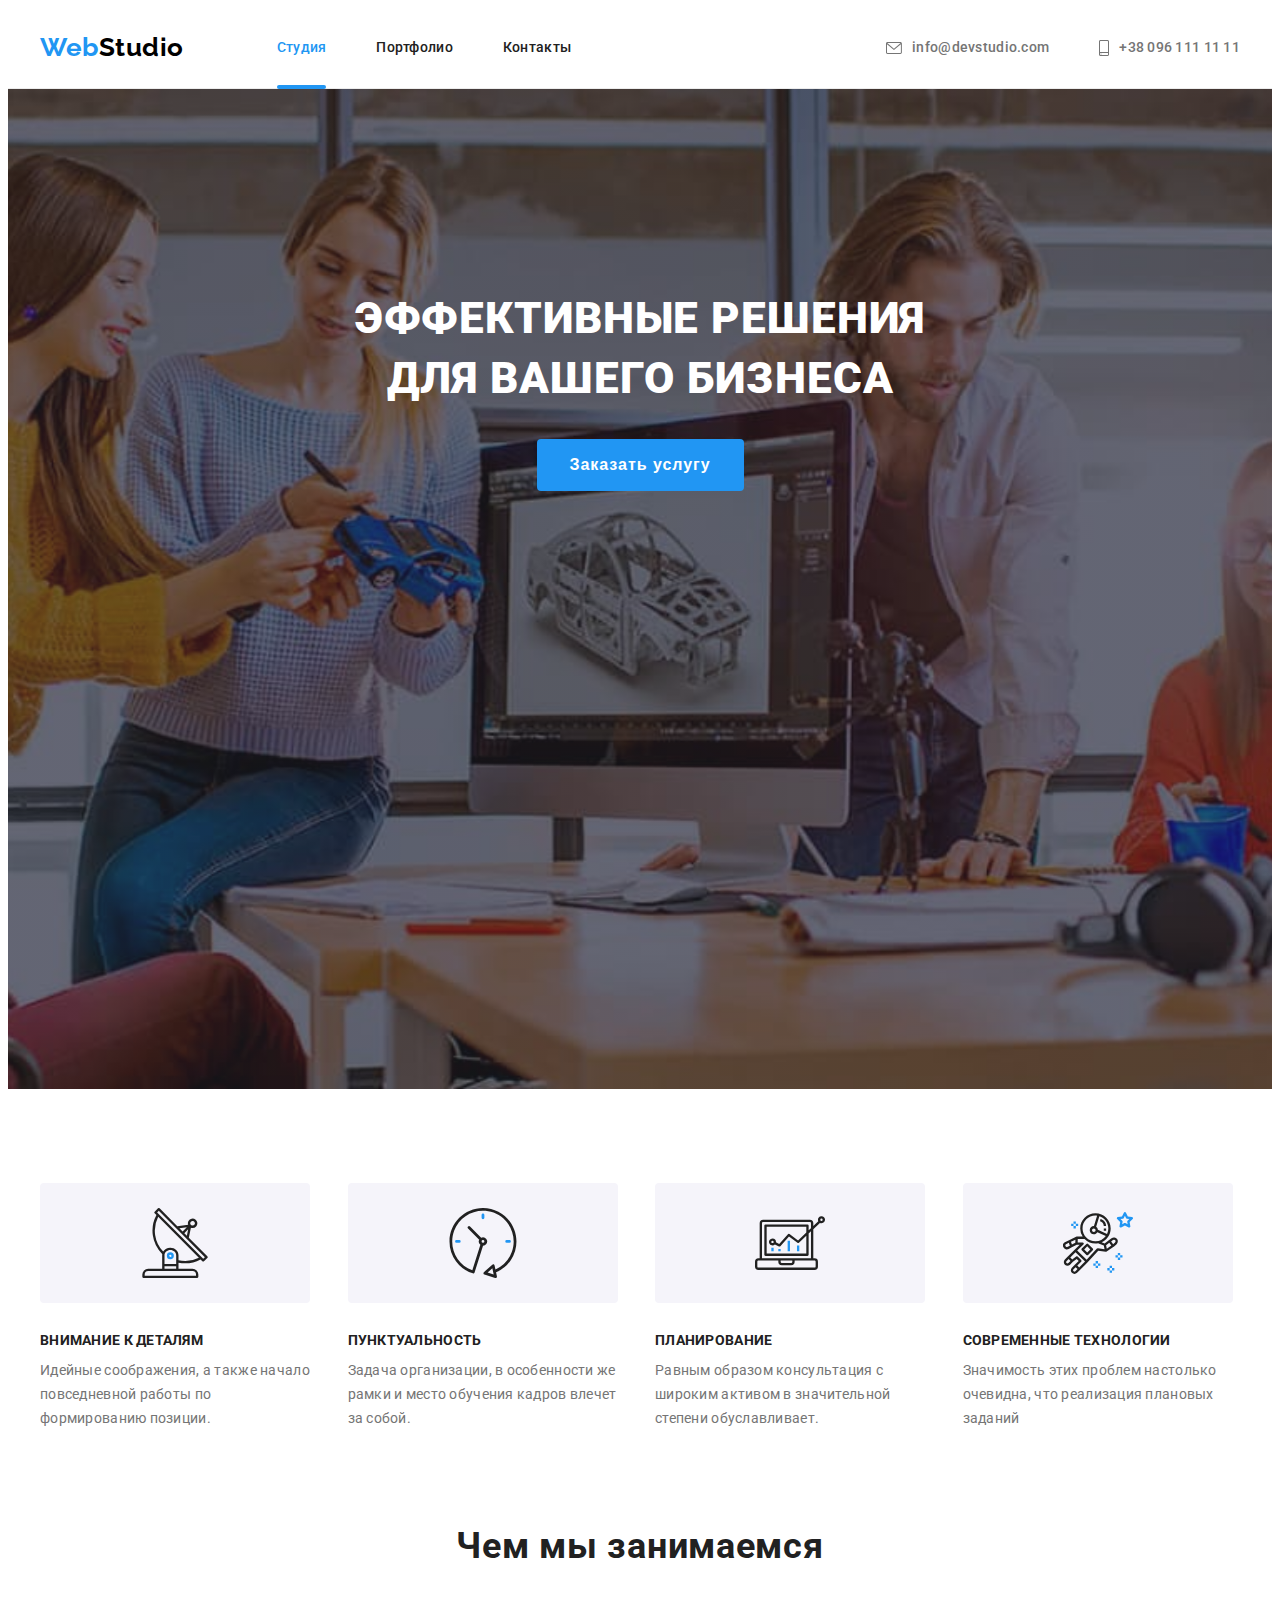
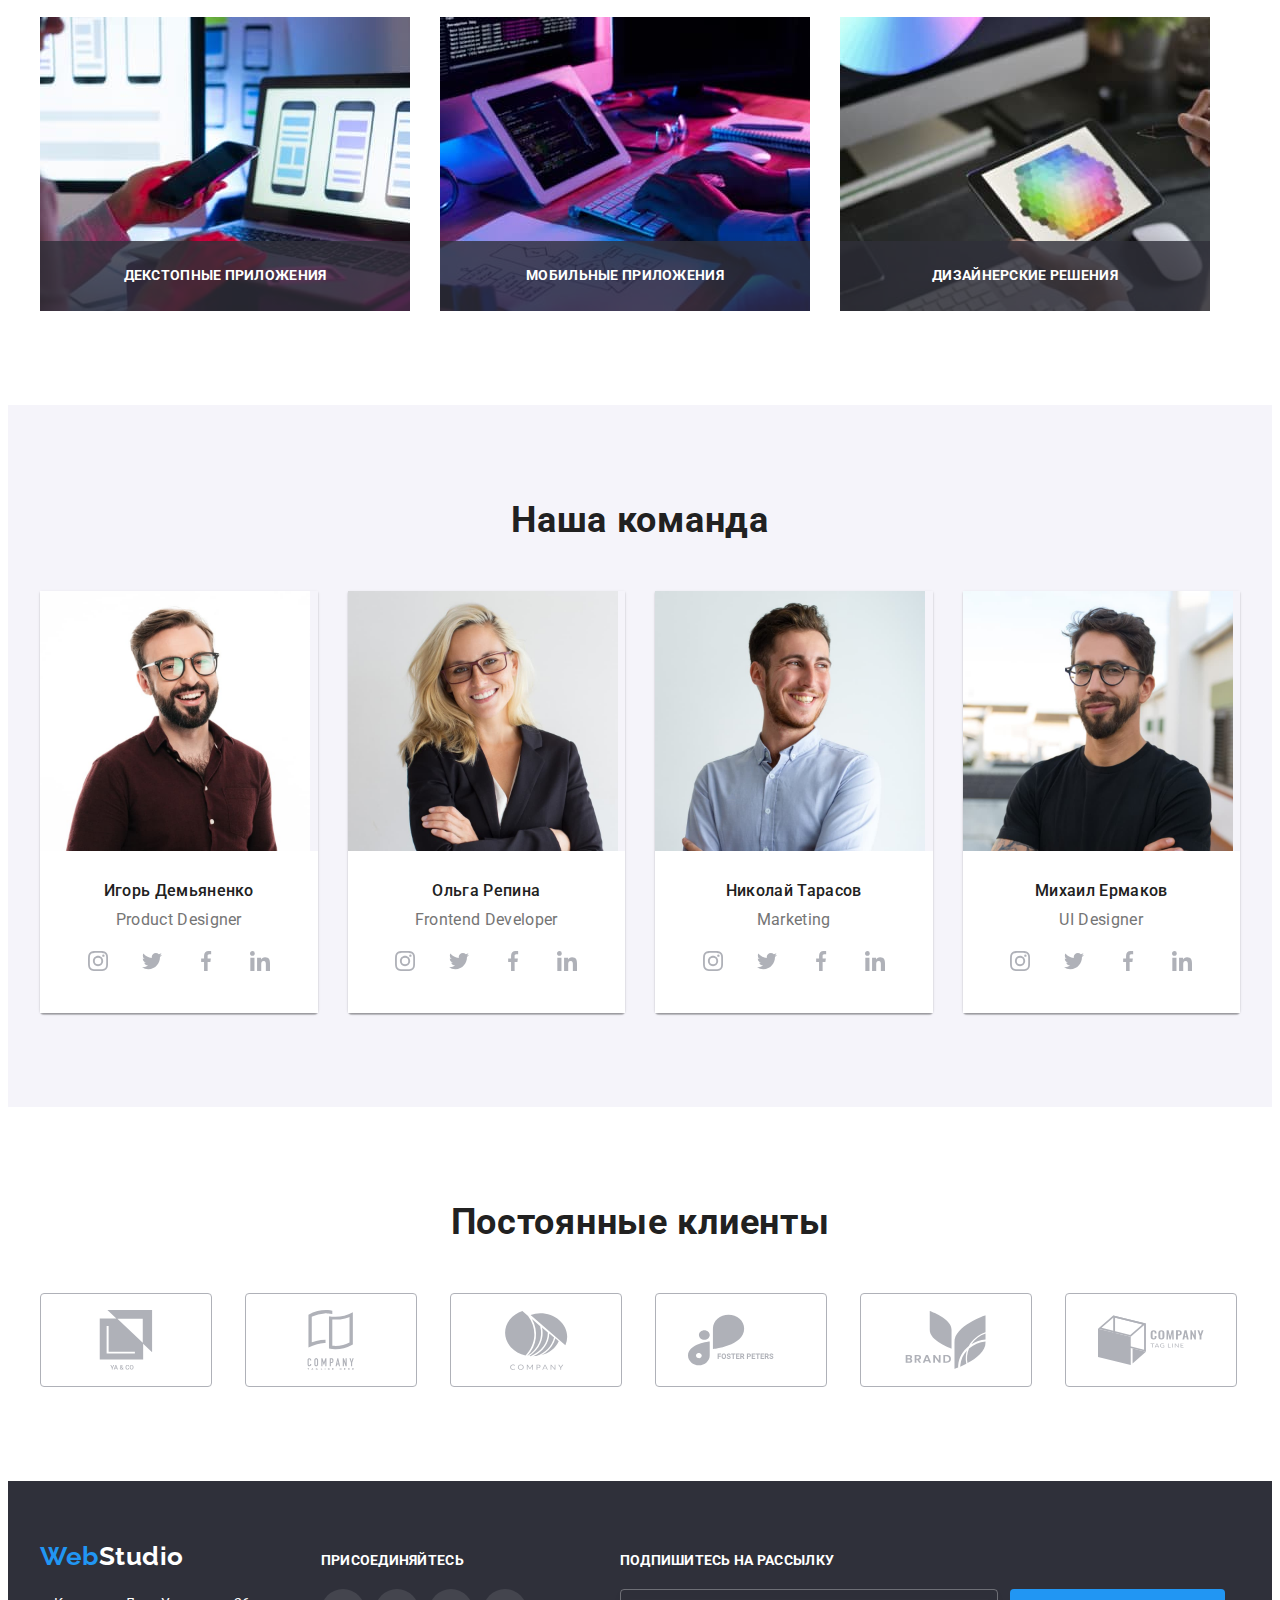
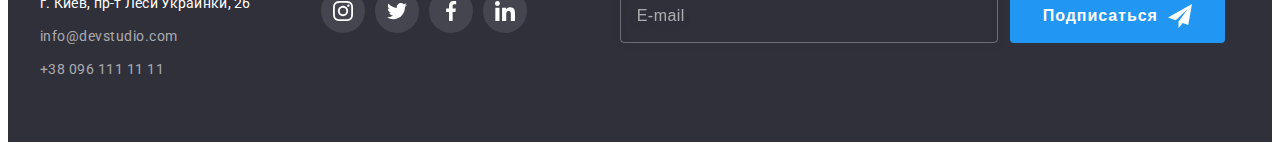
<file: index.html>
<!DOCTYPE html>
<html lang="ru">
  <head>
    <meta charset="UTF-8" />
    <meta http-equiv="X-UA-Compatible" content="IE=edge" />
    <meta name="viewport" content="width=device-width, initial-scale=1.0" />
    <title>WebStudio</title>
    <link rel="preconnect" href="https://fonts.gstatic.com" />
    <link
      href="https://fonts.googleapis.com/css2?family=Raleway:wght@400;500;700&family=Roboto:wght@300;400;500;700;900&display=swap"
      rel="stylesheet"
    />
    <link
      rel="stylesheet"
      href="https://cdnjs.cloudflare.com/ajax/libs/modern-normalize/1.1.0/modern-normalize.min.css"
      integrity="sha512-wpPYUAdjBVSE4KJnH1VR1HeZfpl1ub8YT/NKx4PuQ5NmX2tKuGu6U/JRp5y+Y8XG2tV+wKQpNHVUX03MfMFn9Q=="
      crossorigin="anonymous"
      referrerpolicy="no-referrer"
    />
    <link rel="stylesheet" href="./css/main.min.css" />
  </head>
  <body>
    <!-- ========Header======== -->

    <header class="header">
      <div class="header__line container">
        <nav class="header__nav">
          <a lang="en" class="logo__header link" href="./"
            ><span class="logo__accent">Web</span>Studio</a
          >
          <ul class="menu__list list">
            <li class="menu__item">
              <a class="menu__link link current" href="./index.html">Студия</a>
            </li>
            <li class="menu__item">
              <a class="menu__link link" href="./portfolio.html">Портфолио</a>
            </li>
            <li class="menu__item">
              <a class="menu__link link" href="">Контакты</a>
            </li>
          </ul>
        </nav>
        <ul class="header-contacts__list list">
          <li class="header-contacts__item">
            <a class="header-contacts__link link" href="mailto:info@devstudio.com">
              <svg class="header-contacts__svg" width="16px" height="12px">
                <use href="./images/sprite.svg#icon-envelope"></use>
              </svg>
              info@devstudio.com</a
            >
          </li>
          <li class="header-contacts__item">
            <a class="header-contacts__link link" href="tel:+380961111111">
              <svg class="header-contacts__svg" width="10px" height="16px">
                <use href="./images/sprite.svg#icon-smartphone"></use>
              </svg>
              +38 096 111 11 11</a
            >
          </li>
        </ul>
      </div>
    </header>

    <!-- =========Hero======== -->

    <main>
      <section class="hero">
        <div class="container">
          <h1 class="hero__title">Эффективные решения <br />для вашего бизнеса</h1>
          <button class="button" type="button" data-modal-open>Заказать услугу</button>
        </div>
      </section>

      <!-- ========Features======== -->

      <section class="section">
        <div class="container">
          <h2 class="visually-hidden">Принципы работы студии</h2>
          <ul class="page__grid list">
            <li class="features__item">
              <div class="features__image">
                <svg width="70px" height="70px">
                  <use href="./images/sprite.svg#icon-antenna"></use>
                </svg>
              </div>
              <h3 class="features__title page__title">Внимание к деталям</h3>
              <p class="features__desc">
                Идейные соображения, а также начало повседневной работы по формированию позиции.
              </p>
            </li>
            <li class="features__item">
              <div class="features__image">
                <svg width="70px" height="70px">
                  <use href="./images/sprite.svg#icon-clock"></use>
                </svg>
              </div>
              <h3 class="features__title page__title">Пунктуальность</h3>
              <p class="features__desc">
                Задача организации, в особенности же рамки и место обучения кадров влечет за собой.
              </p>
            </li>
            <li class="features__item">
              <div class="features__image">
                <svg width="70px" height="70px">
                  <use href="./images/sprite.svg#icon-diagram"></use>
                </svg>
              </div>
              <h3 class="features__title page__title">Планирование</h3>
              <p class="features__desc">
                Равным образом консультация с широким активом в значительной степени обуславливает.
              </p>
            </li>
            <li class="features__item">
              <div class="features__image">
                <svg width="70px" height="70px">
                  <use href="./images/sprite.svg#icon-astronaut"></use>
                </svg>
              </div>
              <h3 class="features__title page__title">Современные технологии</h3>
              <p class="features__desc">
                Значимость этих проблем настолько очевидна, что реализация плановых заданий
              </p>
            </li>
          </ul>
        </div>
      </section>
      <!-- ========Services======== -->
      <section class="section-box">
        <div class="container">
          <h2 class="subtitle">Чем мы занимаемся</h2>
          <ul class="services__list list">
            <li class="services__item">
              <div class="services__card">
                <img
                  src="./images/page1/img1.jpg"
                  alt="разработка декстопного приложения"
                  width="370"
                  height="294"
                />
                <p class="page__title services__desc">Декстопные приложения</p>
              </div>
            </li>
            <li class="services__item">
              <div class="services__card">
                <img
                  src="./images/page1/img2.jpg"
                  alt="разработка мобильного приложения"
                  width="370"
                  height="294"
                />
                <h3 class="page__title services__desc">Мобильные приложения</h3>
              </div>
            </li>
            <li class="services__item">
              <div class="services__card">
                <img
                  src="./images/page1/img3.jpg"
                  alt="разработка приложения для планшета"
                  width="370"
                  height="294"
                />
                <h3 class="page__title services__desc">Дизайнерские решения</h3>
              </div>
            </li>
          </ul>
        </div>
      </section>

      <!-- ========Team======== -->

      <section class="team section">
        <div class="container">
          <h2 class="subtitle">Наша команда</h2>
          <ul class="page__grid list">
            <li class="team__item">
              <img src="./images/page1/face1.jpg" alt="Игорь Демьяненко" width="270" height="260" />
              <div class="team-card">
                <h3 class="team-card__name">Игорь Демьяненко</h3>
                <p class="team-card__profession">Product Designer</p>
                <ul class="social__list list">
                  <li class="social__item">
                    <a class="social__link link" href="">
                      <svg class="social__svg" width="20px" height="20px">
                        <use href="./images/sprite.svg#icon-instagram"></use>
                      </svg>
                    </a>
                  </li>
                  <li class="social__item">
                    <a class="social__link link" href="">
                      <svg class="social__svg" width="20px" height="20px">
                        <use href="./images/sprite.svg#icon-twitter"></use>
                      </svg>
                    </a>
                  </li>
                  <li class="social__item">
                    <a class="social__link link" href="">
                      <svg class="social__svg" width="20px" height="20px">
                        <use href="./images/sprite.svg#icon-facebook"></use>
                      </svg>
                    </a>
                  </li>
                  <li class="social__item">
                    <a class="social__link link" href="">
                      <svg class="social__svg" width="20px" height="20px">
                        <use href="./images/sprite.svg#icon-linkedin"></use>
                      </svg>
                    </a>
                  </li>
                </ul>
              </div>
            </li>
            <li class="team__item">
              <img src="./images/page1/face2.jpg" alt="Ольга Репина" width="270" height="260" />
              <div class="team-card">
                <h3 class="team-card__name">Ольга Репина</h3>
                <p class="team-card__profession">Frontend Developer</p>
                <ul class="social__list list">
                  <li class="social__item">
                    <a class="social__link link" href="">
                      <svg class="team-sosial-svg" width="20px" height="20px">
                        <use href="./images/sprite.svg#icon-instagram"></use>
                      </svg>
                    </a>
                  </li>
                  <li class="social__item">
                    <a class="social__link link" href="">
                      <svg class="social__svg" width="20px" height="20px">
                        <use href="./images/sprite.svg#icon-twitter"></use>
                      </svg>
                    </a>
                  </li>
                  <li class="social__item">
                    <a class="social__link link" href="">
                      <svg class="social__svg" width="20px" height="20px">
                        <use href="./images/sprite.svg#icon-facebook"></use>
                      </svg>
                    </a>
                  </li>
                  <li class="social__item">
                    <a class="social__link link" href="">
                      <svg class="social__svg" width="20px" height="20px">
                        <use href="./images/sprite.svg#icon-linkedin"></use>
                      </svg>
                    </a>
                  </li>
                </ul>
              </div>
            </li>
            <li class="team__item">
              <img src="./images/page1/face3.jpg" alt="Николай Тарасов" width="270" height="260" />
              <div class="team-card">
                <h3 class="team-card__name">Николай Тарасов</h3>
                <p class="team-card__profession">Marketing</p>
                <ul class="social__list list">
                  <li class="social__item">
                    <a class="social__link link" href="">
                      <svg class="social__svg" width="20px" height="20px">
                        <use href="./images/sprite.svg#icon-instagram"></use>
                      </svg>
                    </a>
                  </li>
                  <li class="social__item">
                    <a class="social__link link" href="">
                      <svg class="social__svg" width="20px" height="20px">
                        <use href="./images/sprite.svg#icon-twitter"></use>
                      </svg>
                    </a>
                  </li>
                  <li class="social__item">
                    <a class="social__link link" href="">
                      <svg class="social__svg" width="20px" height="20px">
                        <use href="./images/sprite.svg#icon-facebook"></use>
                      </svg>
                    </a>
                  </li>
                  <li class="social__item">
                    <a class="social__link link" href="">
                      <svg class="social__svg" width="20px" height="20px">
                        <use href="./images/sprite.svg#icon-linkedin"></use>
                      </svg>
                    </a>
                  </li>
                </ul>
              </div>
            </li>
            <li class="team__item">
              <img src="./images/page1/face4.jpg" alt="Михаил Ермаков" width="270" height="260" />
              <div class="team-card">
                <h3 class="team-card__name">Михаил Ермаков</h3>
                <p class="team-card__profession">UI Designer</p>
                <ul class="social__list list">
                  <li class="social__item">
                    <a class="social__link link" href="">
                      <svg class="social__svg" width="20px" height="20px">
                        <use href="./images/sprite.svg#icon-instagram"></use>
                      </svg>
                    </a>
                  </li>
                  <li class="social__item">
                    <a class="social__link link" href="">
                      <svg class="social__svg" width="20px" height="20px">
                        <use href="./images/sprite.svg#icon-twitter"></use>
                      </svg>
                    </a>
                  </li>
                  <li class="social__item">
                    <a class="social__link link" href="">
                      <svg class="social__svg" width="20px" height="20px">
                        <use href="./images/sprite.svg#icon-facebook"></use>
                      </svg>
                    </a>
                  </li>
                  <li class="social__item">
                    <a class="social__link link" href="">
                      <svg class="social__svg" width="20px" height="20px">
                        <use href="./images/sprite.svg#icon-linkedin"></use>
                      </svg>
                    </a>
                  </li>
                </ul>
              </div>
            </li>
          </ul>
        </div>
      </section>

      <!-- =======Clients====== -->

      <section class="section">
        <div class="container">
          <h2 class="subtitle">Постоянные клиенты</h2>
          <ul class="page__grid list">
            <li class="clients__item">
              <a class="clients__link link" href="">
                <svg class="clients__svg">
                  <use href="./images/sprite.svg#icon-client1"></use>
                </svg>
              </a>
            </li>
            <li class="clients__item">
              <a class="clients__link link" href="">
                <svg class="clients__svg">
                  <use href="./images/sprite.svg#icon-client2"></use>
                </svg>
              </a>
            </li>
            <li class="clients__item">
              <a class="clients__link link" href="">
                <svg class="clients__svg">
                  <use href="./images/sprite.svg#icon-client3"></use>
                </svg>
              </a>
            </li>
            <li class="clients__item">
              <a class="clients__link link" href="">
                <svg class="clients__svg">
                  <use href="./images/sprite.svg#icon-client4"></use>
                </svg>
              </a>
            </li>
            <li class="clients__item">
              <a class="clients__link link" href="">
                <svg class="clients__svg">
                  <use href="./images/sprite.svg#icon-client5"></use>
                </svg>
              </a>
            </li>
            <li class="clients__item">
              <a class="clients__link link" href="">
                <svg class="clients__svg">
                  <use href="./images/sprite.svg#icon-client6"></use>
                </svg>
              </a>
            </li>
          </ul>
        </div>
      </section>
    </main>

    <!-- ========Footer======== -->

    <footer class="footer">
      <div class="footer__line container">
        <div class="">
          <a lang="en" class="logo__footer link" href="/"
            ><span class="logo__accent">Web</span>Studio</a
          >
          <address class="footer-address list">г. Киев, пр-т Леси Украинки, 26</address>
          <ul class="footer-contact__list list">
            <li class="footer-contact__item">
              <a class="footer-contact__link link" href="malito:info@devstudio.com"
                >info@devstudio.com</a
              >
            </li>
            <li class="footer-contact__item">
              <a class="footer-contact__link link" href="tel:+380961111111">+38 096 111 11 11</a>
            </li>
          </ul>
        </div>
        <div class="footer-social-contacts">
          <h3 class="page__title social__title--white">Присоединяйтесь</h3>
          <ul class="social__list list">
            <li class="social__item social__item--white">
              <a class="social__link link social__link--white" href="">
                <svg class="social__svg" width="20px" height="20px">
                  <use href="./images/sprite.svg#icon-instagram"></use>
                </svg>
              </a>
            </li>
            <li class="social__item social__item--white">
              <a class="social__link link social__link--white" href="">
                <svg class="sosial__svg" width="20px" height="20px">
                  <use href="./images/sprite.svg#icon-twitter"></use>
                </svg>
              </a>
            </li>
            <li class="social__item social__item--white">
              <a class="social__link link social__link--white" href="">
                <svg class="social__svg" width="20px" height="20px">
                  <use href="./images/sprite.svg#icon-facebook"></use>
                </svg>
              </a>
            </li>
            <li class="social__item social__item--white">
              <a class="social__link link social__link--white" href="">
                <svg class="social__svg" width="20px" height="20px">
                  <use href="./images/sprite.svg#icon-linkedin"></use>
                </svg>
              </a>
            </li>
          </ul>
        </div>

        <div class="footer__signup">
          <h3 class="page__title social__title--white">Подпишитесь на рассылку</h3>
          <form class="footer-form" name="form-singup" autocomplete="on">
            <label class="footer-form__lable">
              <input class="footer-form__input" type="email" name="email" placeholder="E-mail" />
            </label>
            <button class="button__footer button" type="submit">
              Подписаться
              <svg class="button__footer--svg" width="24px" height="24px">
                <use href="./images/sprite.svg#icon-send"></use>
              </svg>
            </button>
          </form>
        </div>
      </div>
    </footer>

    <!-- =======Backdrop======== -->

    <div class="backdrop is-hidden" data-modal>
      <div class="modal">
        <button class="modal__close" type="button" data-modal-close>
          <svg width="18" height="18">
            <use href="./images/sprite.svg#icon-close"></use>
          </svg>
        </button>
        <form class="form">
          <p class="form__title">Оставьте свои данные, мы вам перезвоним</p>
          <div class="modal-form">
            <label class="modal-form__lable">
              Имя
              <input class="modal-form__input" type="text" name="name" placeholder=" " required />
              <svg class="modal-form__input--svg" width="18px" height="18px">
                <use href="./images/sprite.svg#icon-person-modal"></use>
              </svg>
            </label>
          </div>
          <div class="modal-form">
            <label class="modal-form__lable">
              Телефон
              <input class="modal-form__input" type="number" name="tel" placeholder=" " required />
              <svg class="modal-form__input--svg" width="18px" height="18px">
                <use href="./images/sprite.svg#icon-phone-modal"></use>
              </svg>
            </label>
          </div>
          <div class="modal-form">
            <label class="modal-form__lable">
              Почта
              <input class="modal-form__input" type="email" name="email" placeholder=" " required />
              <svg class="modal-form__input--svg" width="18px" height="18px">
                <use href="./images/sprite.svg#icon-email-modal"></use>
              </svg>
            </label>
          </div>
          <div class="modal-form">
            <label class="modal-form__lable modal-form__textarea">
              Комментарий
              <textarea
                class="modal-form__comment modal-form__input"
                name="comment"
                rows="5"
                placeholder="Введите текст"
              ></textarea>
            </label>
          </div>
          <div class="modal-form">
            <label class="modal-form__checkbox">
              <input
                class="checkbox"
                type="checkbox"
                name="topic"
                value="checked"
                checked
                required
              />
              <span class="checkbox__icon"></span>
              <!-- <svg class="icon-checkbox">
                <use href="./images/sprite.svg#icon-vector"></use>
              </svg> -->

              <span
                >Соглашаюсь с рассылкой и принимаю
                <a class="checkbox__link" href="#">Условия договора</a></span
              >
            </label>
          </div>

          <button class="button__form button" type="submit">Отправить</button>
        </form>
      </div>
    </div>

    <script src="./js/modal.js"></script>
  </body>
</html>
</file>
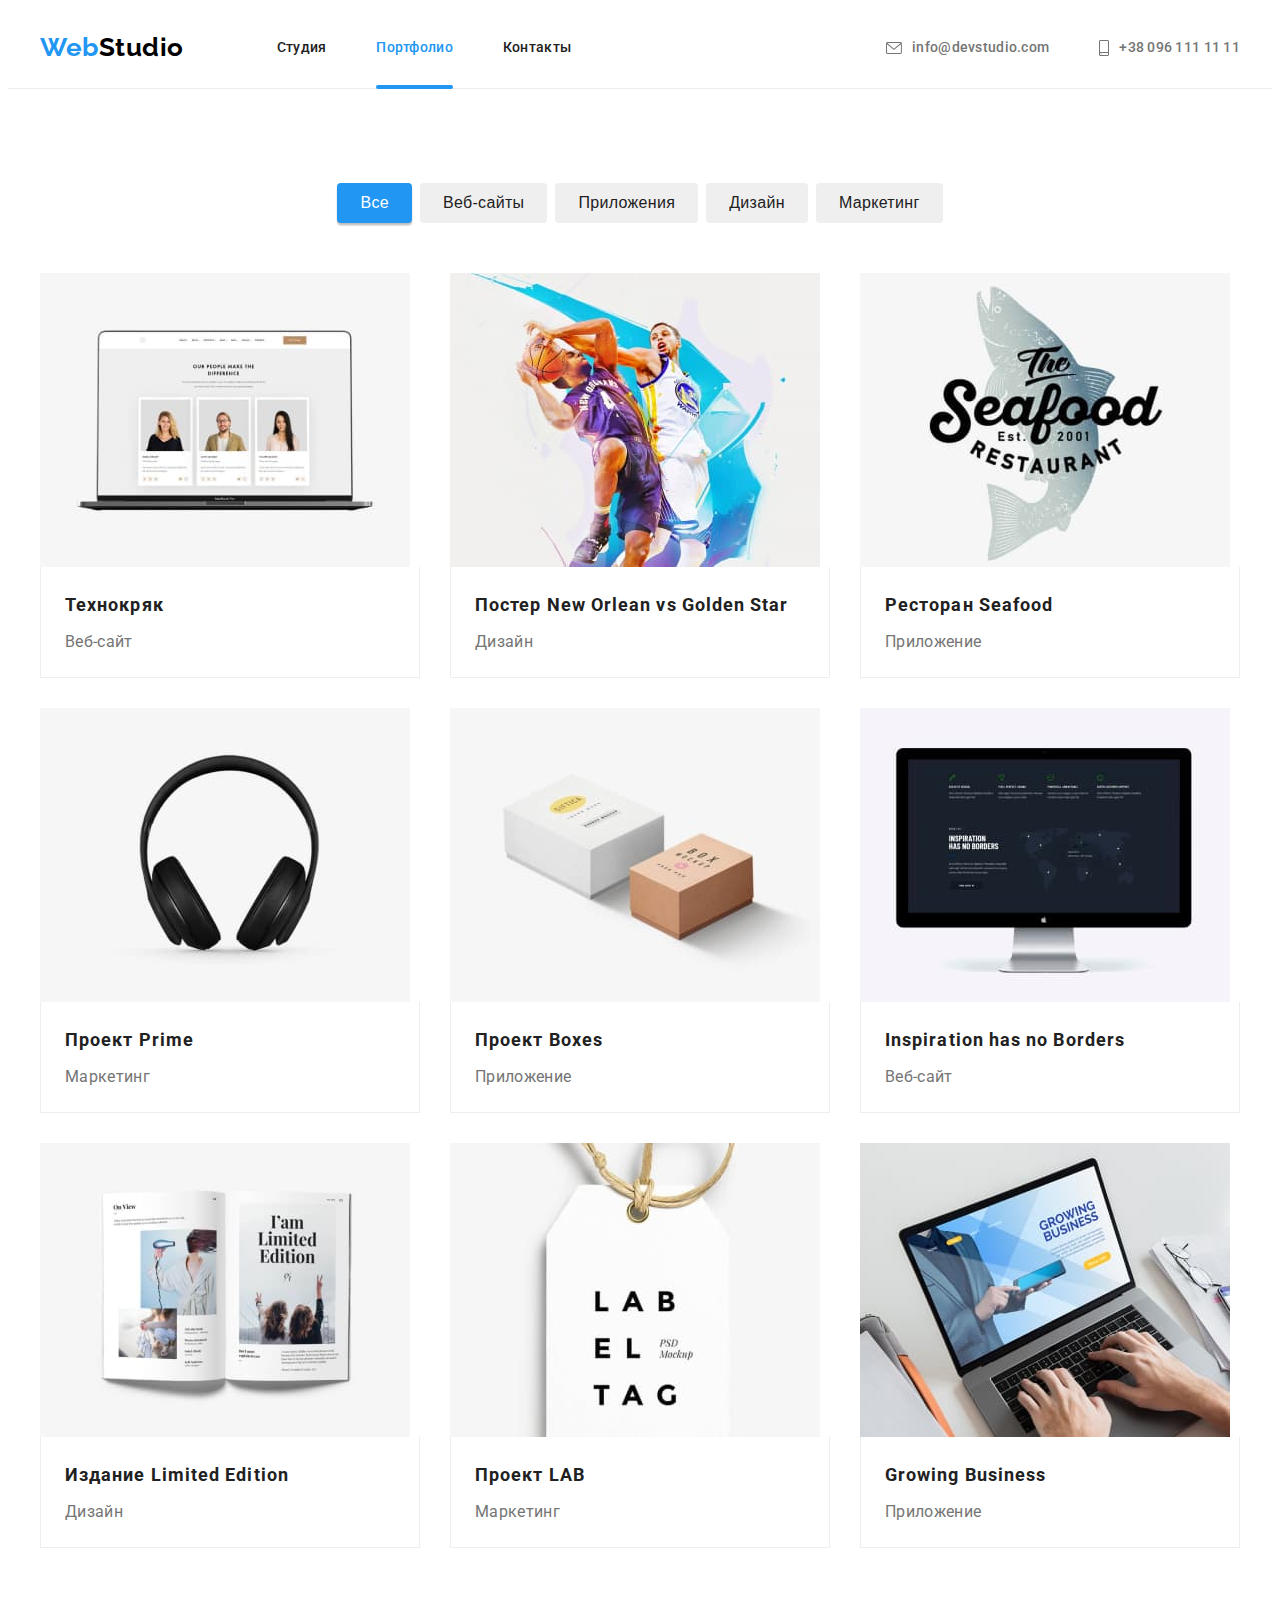
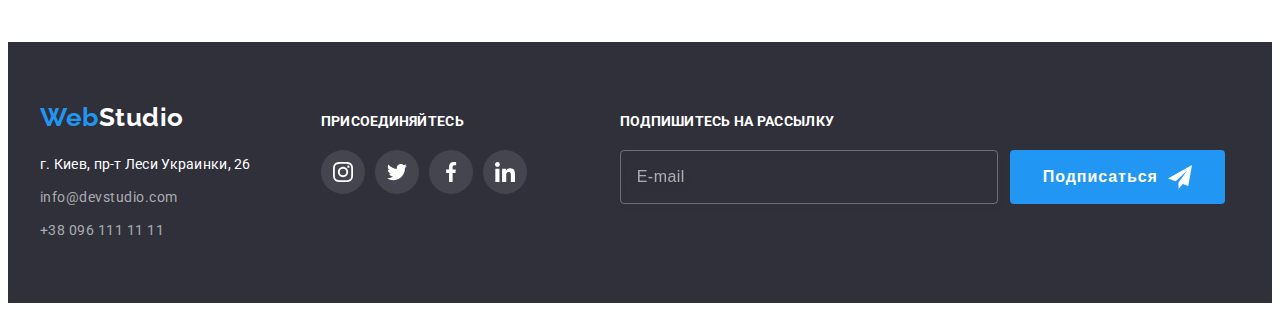
<file: portfolio.html>
<!DOCTYPE html>
<html lang="ru">
  <head>
    <meta charset="UTF-8" />
    <meta http-equiv="X-UA-Compatible" content="IE=edge" />
    <meta name="viewport" content="width=device-width, initial-scale=1.0" />
    <title>WebStudio</title>
    <link rel="preconnect" href="https://fonts.gstatic.com" />
    <link
      href="https://fonts.googleapis.com/css2?family=Raleway:wght@400;500;700&family=Roboto:wght@300;400;500;700;900&display=swap"
      rel="stylesheet"
    />
    <link
      rel="stylesheet"
      href="https://cdnjs.cloudflare.com/ajax/libs/modern-normalize/1.1.0/modern-normalize.min.css"
      integrity="sha512-wpPYUAdjBVSE4KJnH1VR1HeZfpl1ub8YT/NKx4PuQ5NmX2tKuGu6U/JRp5y+Y8XG2tV+wKQpNHVUX03MfMFn9Q=="
      crossorigin="anonymous"
      referrerpolicy="no-referrer"
    />
    <link rel="stylesheet" href="./css/main.min.css" />
  </head>
  <body>
    <!-- =======Header====== -->

    <header class="header">
      <div class="header__line container">
        <nav class="header__nav">
          <a lang="en" class="logo__header link" href="./"
            ><span class="logo__accent">Web</span>Studio</a
          >
          <ul class="menu__list list">
            <li class="menu__item">
              <a class="menu__link link" href="./index.html">Студия</a>
            </li>
            <li class="menu__item">
              <a class="menu__link link current" href="./portfolio.html">Портфолио</a>
            </li>
            <li class="menu__item">
              <a class="menu__link link" href="">Контакты</a>
            </li>
          </ul>
        </nav>
        <ul class="header-contacts__list list">
          <li class="header-contacts__item">
            <a class="header-contacts__link link" href="mailto:info@devstudio.com">
              <svg class="header-contacts__svg" width="16px" height="12px">
                <use href="./images/sprite.svg#icon-envelope"></use>
              </svg>
              info@devstudio.com</a
            >
          </li>
          <li class="header-contacts__item">
            <a class="header-contacts__link link" href="tel:+380961111111">
              <svg class="header-contacts__svg" width="10px" height="16px">
                <use href="./images/sprite.svg#icon-smartphone"></use>
              </svg>
              +38 096 111 11 11</a
            >
          </li>
        </ul>
      </div>
    </header>

    <!-- =======Filter======= -->

    <main>
      <section class="section">
        <h1 class="visually-hidden">Наше портфолио</h1>
        <div class="container">
          <h2 class="visually-hidden">Фильтр</h2>
          <ul class="filter-menu list">
            <li class="filter-menu__item">
              <button class="filter-menu__btn current" type="button">Все</button>
            </li>

            <li class="filter-menu__item">
              <button class="filter-menu__btn" type="button">Веб-сайты</button>
            </li>

            <li class="filter-menu__item">
              <button class="filter-menu__btn" type="button">Приложения</button>
            </li>

            <li class="filter-menu__item">
              <button class="filter-menu__btn" type="button">Дизайн</button>
            </li>

            <li class="filter-menu__item">
              <button class="filter-menu__btn" type="button">Маркетинг</button>
            </li>
          </ul>

          <!-- =======Projects====== -->

          <ul class="page__grid list">
            <li class="projects__item">
              <a class="projects__link link" href="">
                <div class="projects-overlay">
                  <img
                    class="projects-img"
                    src="./images//portfo/portf1.jpg"
                    alt="Открытый ноутбук"
                    width="370"
                    height="294"
                  />
                  <p class="projects-overlay__text">
                    Технокряк это современная площадка распространения коронавируса. Компании
                    используют эту площадку для цифрового шпионажа и атак на защищённые сервера
                    конкурентов.
                  </p>
                </div>
                <div class="card">
                  <h3 class="card__title">Технокряк</h3>
                  <p class="card__desc">Веб-сайт</p>
                </div>
              </a>
            </li>

            <li class="projects__item">
              <a class="projects__link link" href="">
                <div class="projects-overlay">
                  <img
                    class="projects-img"
                    src="./images//portfo/portf2.jpg"
                    alt="Два баскетболиста"
                    width="370"
                    height="294"
                  />
                  <p class="projects-overlay__text">
                    Технокряк это современная площадка распространения коронавируса. Компании
                    используют эту площадку для цифрового шпионажа и атак на защищённые сервера
                    конкурентов.
                  </p>
                </div>
                <div class="card">
                  <h3 class="card__title">
                    Постер <span lang="en">New Orlean vs Golden Star</span>
                  </h3>
                  <p class="card__desc">Дизайн</p>
                </div>
              </a>
            </li>

            <li class="projects__item">
              <a class="projects__link link" href="">
                <div class="projects-overlay">
                  <img
                    class="projects-img"
                    src="./images//portfo/portf3.jpg"
                    alt="Логотип рыбного ресторана"
                    width="370"
                    height="294"
                  />
                  <p class="projects-overlay__text">
                    Технокряк это современная площадка распространения коронавируса. Компании
                    используют эту площадку для цифрового шпионажа и атак на защищённые сервера
                    конкурентов.
                  </p>
                </div>
                <div class="card">
                  <h3 class="card__title">Ресторан <span lang="en">Seafood</span></h3>
                  <p class="card__desc">Приложение</p>
                </div>
              </a>
            </li>

            <li class="projects__item">
              <a class="projects__link link" href="">
                <div class="projects-overlay">
                  <img
                    class="projects-img"
                    src="./images//portfo/portf4.jpg"
                    alt="Наушники"
                    width="370"
                    height="294"
                  />
                  <p class="projects-overlay__text">
                    Технокряк это современная площадка распространения коронавируса. Компании
                    используют эту площадку для цифрового шпионажа и атак на защищённые сервера
                    конкурентов.
                  </p>
                </div>
                <div class="card">
                  <h3 class="card__title">Проект <span lang="en">Prime</span></h3>
                  <p class="card__desc">Маркетинг</p>
                </div>
              </a>
            </li>

            <li class="projects__item">
              <a class="projects__link link" href="">
                <div class="projects-overlay">
                  <img
                    class="projects-img"
                    src="./images//portfo/portf5.jpg"
                    alt="Две брендированные коробки"
                    width="370"
                    height="294"
                  />
                  <p class="projects-overlay__text">
                    Технокряк это современная площадка распространения коронавируса. Компании
                    используют эту площадку для цифрового шпионажа и атак на защищённые сервера
                    конкурентов.
                  </p>
                </div>
                <div class="card">
                  <h3 class="card__title">Проект <span lang="en">Boxes</span></h3>
                  <p class="card__desc">Приложение</p>
                </div>
              </a>
            </li>

            <li class="projects__item">
              <a class="projects__link link" href="">
                <div class="projects-overlay">
                  <img
                    class="projects-img"
                    src="./images//portfo/portf6.jpg"
                    alt="Карта в мониторе"
                    width="370"
                    height="294"
                  />
                  <p class="projects-overlay__text">
                    Технокряк это современная площадка распространения коронавируса. Компании
                    используют эту площадку для цифрового шпионажа и атак на защищённые сервера
                    конкурентов.
                  </p>
                </div>
                <div class="card">
                  <h3 class="card__title">
                    <span lang="en">Inspiration has no Borders</span>
                  </h3>
                  <p class="card__desc">Веб-сайт</p>
                </div>
              </a>
            </li>

            <li class="projects__item">
              <a class="projects__link link" href="">
                <div class="projects-overlay">
                  <img
                    class="projects-img"
                    src="./images//portfo/portf7.jpg"
                    alt="Открытая книга"
                    width="370"
                    height="294"
                  />
                  <p class="projects-overlay__text">
                    Технокряк это современная площадка распространения коронавируса. Компании
                    используют эту площадку для цифрового шпионажа и атак на защищённые сервера
                    конкурентов.
                  </p>
                </div>
                <div class="card">
                  <h3 class="card__title">Издание <span lang="en">Limited Edition</span></h3>
                  <p class="card__desc">Дизайн</p>
                </div>
              </a>
            </li>

            <li class="projects__item">
              <a class="projects__link link" href="">
                <div class="projects-overlay">
                  <img
                    class="projects-img"
                    src="./images//portfo/portf8.jpg"
                    alt="Ярлык с логотипом"
                    width="370"
                    height="294"
                  />
                  <p class="projects-overlay__text">
                    Технокряк это современная площадка распространения коронавируса. Компании
                    используют эту площадку для цифрового шпионажа и атак на защищённые сервера
                    конкурентов.
                  </p>
                </div>
                <div class="card">
                  <h3 class="card__title">Проект <span lang="en">LAB</span></h3>
                  <p class="card__desc">Маркетинг</p>
                </div>
              </a>
            </li>

            <li class="projects__item">
              <a class="projects__link link" href="">
                <div class="projects-overlay">
                  <img
                    class="projects-img"
                    src="./images//portfo/portf9.jpg"
                    alt="Мужчина печатает в ноутбуке"
                    width="370"
                    height="294"
                  />
                  <p class="projects-overlay__text">
                    Технокряк это современная площадка распространения коронавируса. Компании
                    используют эту площадку для цифрового шпионажа и атак на защищённые сервера
                    конкурентов.
                  </p>
                </div>
                <div class="card">
                  <h3 class="card__title"><span lang="en">Growing Business</span></h3>
                  <p class="card__desc">Приложение</p>
                </div>
              </a>
            </li>
          </ul>
        </div>
      </section>
    </main>

    <!-- =======Footer======= -->

    <footer class="footer">
      <div class="footer__line container">
        <div class="">
          <a lang="en" class="logo__footer link" href="/"
            ><span class="logo__accent">Web</span>Studio</a
          >
          <address class="footer-address list">г. Киев, пр-т Леси Украинки, 26</address>
          <ul class="footer-contact__list list">
            <li class="footer-contact__item">
              <a class="footer-contact__link link" href="malito:info@devstudio.com"
                >info@devstudio.com</a
              >
            </li>
            <li class="footer-contact__item">
              <a class="footer-contact__link link" href="tel:+380961111111">+38 096 111 11 11</a>
            </li>
          </ul>
        </div>
        <div class="footer-social-contacts">
          <h3 class="page__title social__title--white">Присоединяйтесь</h3>
          <ul class="social__list list">
            <li class="social__item social__item--white">
              <a class="social__link link social__link--white" href="">
                <svg class="social__svg" width="20px" height="20px">
                  <use href="./images/sprite.svg#icon-instagram"></use>
                </svg>
              </a>
            </li>
            <li class="social__item social__item--white">
              <a class="social__link link social__link--white" href="">
                <svg class="sosial__svg" width="20px" height="20px">
                  <use href="./images/sprite.svg#icon-twitter"></use>
                </svg>
              </a>
            </li>
            <li class="social__item social__item--white">
              <a class="social__link link social__link--white" href="">
                <svg class="social__svg" width="20px" height="20px">
                  <use href="./images/sprite.svg#icon-facebook"></use>
                </svg>
              </a>
            </li>
            <li class="social__item social__item--white">
              <a class="social__link link social__link--white" href="">
                <svg class="social__svg" width="20px" height="20px">
                  <use href="./images/sprite.svg#icon-linkedin"></use>
                </svg>
              </a>
            </li>
          </ul>
        </div>

        <div class="footer__signup">
          <h3 class="page__title social__title--white">Подпишитесь на рассылку</h3>
          <form class="footer-form" name="form-singup" autocomplete="on">
            <label class="footer-form__lable">
              <input class="footer-form__input" type="email" name="email" placeholder="E-mail" />
            </label>
            <button class="button__footer button" type="submit">
              Подписаться
              <svg class="button__footer--svg" width="24px" height="24px">
                <use href="./images/sprite.svg#icon-send"></use>
              </svg>
            </button>
          </form>
        </div>
      </div>
    </footer>
    <script src="./js/modal.js"></script>
  </body>
</html>
</file>
<file: css/main.min.css>
.visually-hidden{position:absolute;white-space:nowrap;width:1px;height:1px;overflow:hidden;border:0;padding:0;clip:rect(0 0 0 0);-webkit-clip-path:inset(50%);clip-path:inset(50%);margin:-1px}:root{--primary-font: "Roboto", sans-serif;--secondary-font: "Raleway", sans-serif;--primary-text-color: #757575;--title-text-color: #212121;--accent-color: #2196f3;--hero-text-color: #ffffff;--hero-background-color: #2f303a;--team-background-color: #f5f4fa;--team-border-shadow: 0px 1px 3px rgba(0, 0, 0, 0.12), 0px 1px 1px rgba(0, 0, 0, 0.14), 0px 2px 1px rgba(0, 0, 0, 0.2);--header-border-color: #ececec;--logo-footer-color: #000000;--hero-background-image-color: rgba(47, 48, 58, 0.4);--modal-button-shadow: rgba(0, 0, 0, 0.15);--modal-button-background: #188ce8;--footer-contact-color: rgba(255, 255, 255, 0.6);--footer-sosial-background-color: rgba(255, 255, 255, 0.1);--progects-card-border: #eeeeee;--clients-border-color: #afb1b8;--projects-focus-shadow: 0px 1px 1px rgba(0, 0, 0, 0.12), 0px 4px 4px rgba(0, 0, 0, 0.06), 1px 4px 6px rgba(0, 0, 0, 0.16);--btn-filter-focus-shadow: 0px 3px 1px rgba(0, 0, 0, 0.1), 0px 1px 2px rgba(0, 0, 0, 0.08), 0px 2px 2px rgba(0, 0, 0, 0.12);--backdrop-background-color: rgba(0, 0, 0, 0.2);--timing-function: cubic-bezier(0.4, 0, 0.2, 1);--services-background-color: rgba(47, 48, 58, 0.8);--footer-form-border-color: rgba(255, 255, 255, 0.3);--projects-overlay-color: rgba(33, 150, 243, 0.9);--m0dal-input-border: rgba(33, 33, 33, 0.2)}.logo__footer,.logo__header,.logo__accent{display:inline-block;font-family:var(--secondary-font);font-weight:700;font-size:26px;line-height:1.19;letter-spacing:.02em;transition:color 250ms var(--timing-function)}.logo__accent{color:var(--accent-color)}.logo__header{margin-right:93px;padding-top:24px;padding-bottom:25px;color:var(--logo-footer-color)}.logo__footer{margin-bottom:20px;color:var(--hero-text-color)}.subtitle{margin-bottom:50px;text-align:center;color:var(--title-text-color);font-weight:700;font-size:36px;line-height:1.17;letter-spacing:.02em}.page__grid{display:flex;flex-wrap:wrap;margin-left:-30px;margin-top:-30px}.page__title{font-weight:700;font-size:14px;line-height:1.14;letter-spacing:.02em;text-transform:uppercase}.button{display:inline-block;text-align:center;cursor:pointer;min-width:136px;padding:10px 32px;border-radius:4px;border:1px solid transparent;color:var(--hero-text-color);background-color:var(--accent-color);font-weight:700;font-size:16px;line-height:1.88;letter-spacing:.06em;transition:background-color 250ms var(--timing-function)}.button:hover,.button:focus{background-color:var(--modal-button-background);box-shadow:0px 4px 4px var(--modal-button-shadow)}.button__form{display:block;margin:0 auto}.button__footer{margin-left:12px;display:flex;align-items:center}.button__footer--svg{margin-left:10px}.social__list{display:flex;justify-content:center}.social__link{display:flex;justify-content:center;align-items:center;width:44px;height:44px;border-radius:50px;fill:var(--clients-border-color);transition:fill 250ms var(--timing-function),background-color 250ms var(--timing-function)}.social__link:hover,.social__link:focus{background-color:var(--accent-color);fill:var(--hero-text-color)}.social__item:not(:last-child){margin-right:10px}.social__item--white{color:var(--hero-text-color)}.social__link--white{fill:var(--hero-text-color);background-color:var(--footer-sosial-background-color);transition:background-color 250ms var(--timing-function)}.social__link--white:hover,.social__link--white:focus{background-color:var(--accent-color)}.backdrop{position:fixed;top:0;left:0;width:100%;height:100%;background-color:var(--backdrop-background-color);transition:opacity 250ms var(--timing-function),visibility 250ms var(--timing-function)}.backdrop.is-hidden{opacity:0;pointer-events:none;visibility:hidden}.modal{position:absolute;top:50%;left:50%;transform:translate(-50%, -50%);padding:40px;width:528px;height:581px;background-color:var(--hero-text-color)}.modal__close{position:absolute;top:8px;right:8px;display:flex;justify-content:center;align-items:center;width:30px;height:30px;cursor:pointer;border-radius:50%;border:1px solid var(--modal-button-shadow);background-color:var(--hero-text-color);transition:fill 250ms var(--timing-function)}.modal__close:hover,.modal__close:focus{fill:var(--accent-color)}.form__title{text-align:center;margin-bottom:12px;font-weight:700;font-size:20px;line-height:1.17;letter-spacing:.03em;color:var(--title-text-color)}.modal-form{display:flex;flex-direction:column}.modal-form__lable{position:relative;display:block;margin-bottom:10px;font-weight:400;font-size:12px;line-height:1.17;letter-spacing:.01em;color:var(--primary-text-color);transition:fill 250ms var(--timing-function)}.modal-form__lable:focus-within{fill:var(--accent-color)}.modal-form__input{margin-top:4px;padding-top:11px;padding-left:42px;padding-bottom:11px;width:448px;height:40px;border:1px solid var(--m0dal-input-border);box-sizing:border-box;border-radius:4px;transition:border 250ms var(--timing-function)}.modal-form__input:focus{outline:none;border:1px solid var(--accent-color)}.modal-form__input--svg{position:absolute;top:29px;left:12px}.modal-form__textarea{margin-bottom:20px}.modal-form__comment{resize:none;padding:12px 16px;width:448px;height:120px}.modal-form__checkbox{display:flex;align-items:center;margin-bottom:30px;font-weight:400;font-size:14px;line-height:1.71;letter-spacing:.03em;color:var(--primary-text-color)}.checkbox{position:absolute;overflow:hidden;width:1px;height:1px;margin:-1px;border:0;padding:0;clip:rect(0 0 0 0)}.checkbox__icon{display:inline-block;width:16px;height:15px;margin-right:8px;border:2px solid var(--title-text-color);border-radius:2px;transition:transform 250ms var(--timing-function),background-color 250ms var(--timing-function)}.checkbox:checked+.checkbox__icon{background-image:url("../images/icon-vector.svg");background-size:contain;background-origin:border-box;background-color:var(--accent-color);border-color:transparent;transform:scale(1.2);background-position:center;background-repeat:no-repeat}.checkbox:focus+.checkbox__icon{border:2px solid var(--accent-color)}.checkbox__link{color:var(--accent-color)}.list{list-style:none}.link{text-decoration:none}body{font-family:var(--primary-font);color:var(--primary-text-color);font-style:400;letter-spacing:.03em}h1,h2,h3,ul,p{margin:0px;padding:0px}img{display:block;max-width:100%}.section{padding-top:94px;padding-bottom:94px}.section-box{padding-bottom:94px}.container{width:1200px;padding-left:15px;padding-right:15px;margin:0 auto}.header{border-bottom:1px solid var(--header-border-color)}.header__line{display:flex;align-items:center}.header__nav{display:flex;align-items:center}.menu__list,.header-contacts__list{display:flex;font-weight:500;font-size:14px;line-height:1.14;letter-spacing:.02em;transition:color 250ms var(--timing-function)}.header-contacts__list{margin-left:auto}.menu__link{display:block;padding-top:32px;padding-bottom:32px;color:var(--title-text-color);transition:color 250ms var(--timing-function)}.menu__link:hover,.menu__link:focus,.menu__list .current,.header-contacts__link:hover,.header-contacts__link:focus{color:var(--accent-color)}.menu__item{position:relative}.menu__item .current::after{position:absolute;left:0;bottom:-1px;content:"";display:block;width:100%;height:4px;background:var(--accent-color);border-radius:2px}.menu__item:not(:last-child),.header-contacts__item:not(:last-child){margin-right:50px}.header-contacts__link{display:inline-flex;align-items:center;padding-top:32px;padding-bottom:32px;color:var(--primary-text-color);transition:color 250ms var(--timing-function)}.header-contacts__svg{margin-right:10px;fill:currentColor}.hero{padding-top:200px;padding-bottom:200px;color:var(--hero-text-color);background-color:var(--hero-background-color);text-align:center;max-width:1600px;height:600px;margin-left:auto;margin-right:auto;background-repeat:no-repeat;background-position:center;background-size:cover;background-image:linear-gradient(to right, var(--hero-background-image-color), var(--hero-background-image-color)),url("../images/page1/hero.jpg")}.hero__title{margin-bottom:30px;font-weight:900;font-size:44px;line-height:1.36;letter-spacing:.02em;text-transform:uppercase}.features__item{flex-basis:calc((100% - 120px) / 4);margin-left:30px;margin-top:30px}.features__image{display:flex;justify-content:center;align-items:center;width:270px;height:120px;margin-bottom:30px;background-color:var(--team-background-color);border-radius:4px}.features__title{margin-bottom:10px;color:var(--title-text-color)}.features__desc{font-weight:400;font-size:14px;line-height:1.71;letter-spacing:.02em}.services__list{display:flex}.services__item:not(:last-child){margin-right:30px}.services__card{position:relative}.services__desc{position:absolute;bottom:0;left:0;display:flex;justify-content:center;align-items:center;width:100%;height:70px;margin-bottom:0;text-align:center;color:var(--hero-text-color);background-color:var(--services-background-color)}.team{background-color:var(--team-background-color)}.team__item{flex-basis:calc(100% / 4 - 30px);margin-left:30px;margin-top:30px;box-shadow:var(--team-border-shadow);border-radius:0px 0px 4px 4px}.team-card{text-align:center;padding-top:30px;padding-bottom:30px;background-color:var(--hero-text-color)}.team-card__name{margin-bottom:10px;color:var(--title-text-color);font-weight:500;font-size:16px;line-height:1.19;letter-spacing:.02em}.team-card__profession{font-weight:400;font-size:16px;line-height:1.19;letter-spacing:.02em;margin-bottom:10px}.clients__item{justify-content:center;align-items:center;flex-basis:calc((100% - 180px) / 6);margin-left:30px;margin-top:30px}.clients__link{display:inline-flex;justify-content:center;align-items:center;width:170px;height:92px;color:var(--clients-border-color);border:1px solid var(--clients-border-color);border-radius:4px;transition:color 250ms var(--timing-function),border 250ms var(--timing-function)}.clients__link:hover,.clients__link:focus{color:var(--accent-color);border:1px solid var(--accent-color)}.clients__svg{width:106px;height:60px;fill:currentColor}.footer{padding-top:60px;padding-bottom:60px;background-color:var(--hero-background-color)}.footer__line{display:flex;align-items:baseline}.footer-address{margin-bottom:9px;color:var(--hero-text-color);font-style:normal;font-weight:400;font-size:14px;line-height:1.71;letter-spacing:.02em}.footer-contact__link{color:var(--footer-contact-color);font-weight:400;font-size:14px;line-height:1.71;transition:color 250ms var(--timing-function)}.footer-contact__link:hover,.footer-contact__link:focus{color:var(--accent-color)}.footer-contact__item:not(:last-child){margin-bottom:9px}.footer-social-contacts{width:206px;height:80px;margin-left:70px}.footer__signup{margin-left:93px}.footer-form{display:flex}.footer-form__lable{display:inline-block;border:1px solid var(--footer-form-border-color);filter:drop-shadow(0px 4px 4px var(--modal-button-shadow));border-radius:4px}.footer-form__input{border:none;background-color:transparent;min-width:358px;height:50px;padding-left:16px;color:var(--footer-contact-color)}.footer-form__input::-moz-placeholder{font-size:16px;line-height:1.25;letter-spacing:.03em;color:var(--footer-contact-color)}.footer-form__input:-ms-input-placeholder{font-size:16px;line-height:1.25;letter-spacing:.03em;color:var(--footer-contact-color)}.footer-form__input::placeholder{font-size:16px;line-height:1.25;letter-spacing:.03em;color:var(--footer-contact-color)}.social__title--white{color:var(--hero-text-color);margin-bottom:20px}.filter-menu{display:flex;align-items:center;justify-content:center;margin-bottom:50px}.filter-menu__item:not(:last-child){margin-right:8px}.filter-menu__btn{display:inline-block;text-align:center;cursor:pointer;min-width:73px;padding:6px 22px;border-radius:4px;border:1px solid transparent;color:var(--title-text-color);font-weight:500;font-size:16px;line-height:1.63;letter-spacing:.02em;transition:color 250ms var(--timing-function),box-shadow 250ms var(--timing-function),background-color 250ms var(--timing-function)}.filter-menu__btn:hover,.filter-menu__btn:focus{color:var(--hero-text-color);background-color:var(--accent-color);box-shadow:var(--btn-filter-focus-shadow)}.filter-menu__btn.current{color:var(--hero-text-color);background-color:var(--accent-color);box-shadow:var(--btn-filter-focus-shadow)}.projects__item{flex-basis:calc((100% - 90px) / 3);margin-left:30px;margin-top:30px}.projects__link{display:block;transition:box-shadow 250ms var(--timing-function)}.projects__link:hover,.projects__link:focus{box-shadow:var(--projects-focus-shadow)}.projects__link:hover .projects-overlay__text,.projects__link:focus .projects-overlay__text{transform:translateY(-100%)}.card{padding-top:20px;padding-bottom:20px;padding-left:24px;padding-right:24px;border-right:1px solid var(--progects-card-border);border-bottom:1px solid var(--progects-card-border);border-left:1px solid var(--progects-card-border)}.card__title{margin-bottom:4px;color:var(--title-text-color);font-weight:700;font-size:18px;line-height:2;letter-spacing:.06em}.card__desc{color:var(--primary-text-color);font-weight:400;font-size:16px;line-height:1.88;letter-spacing:.02em}.projects-overlay{position:relative;overflow:hidden}.projects-overlay__text{position:absolute;display:block;top:100%;left:0;width:100%;height:100%;transition:transform 250ms var(--timing-function);padding-right:24px;padding-left:24px;padding-top:63px;padding-bottom:63px;background-color:var(--projects-overlay-color);color:var(--hero-text-color);font-weight:400;font-size:18px;line-height:1.56;letter-spacing:.03em}/*# sourceMappingURL=main.min.css.map */
</file>
